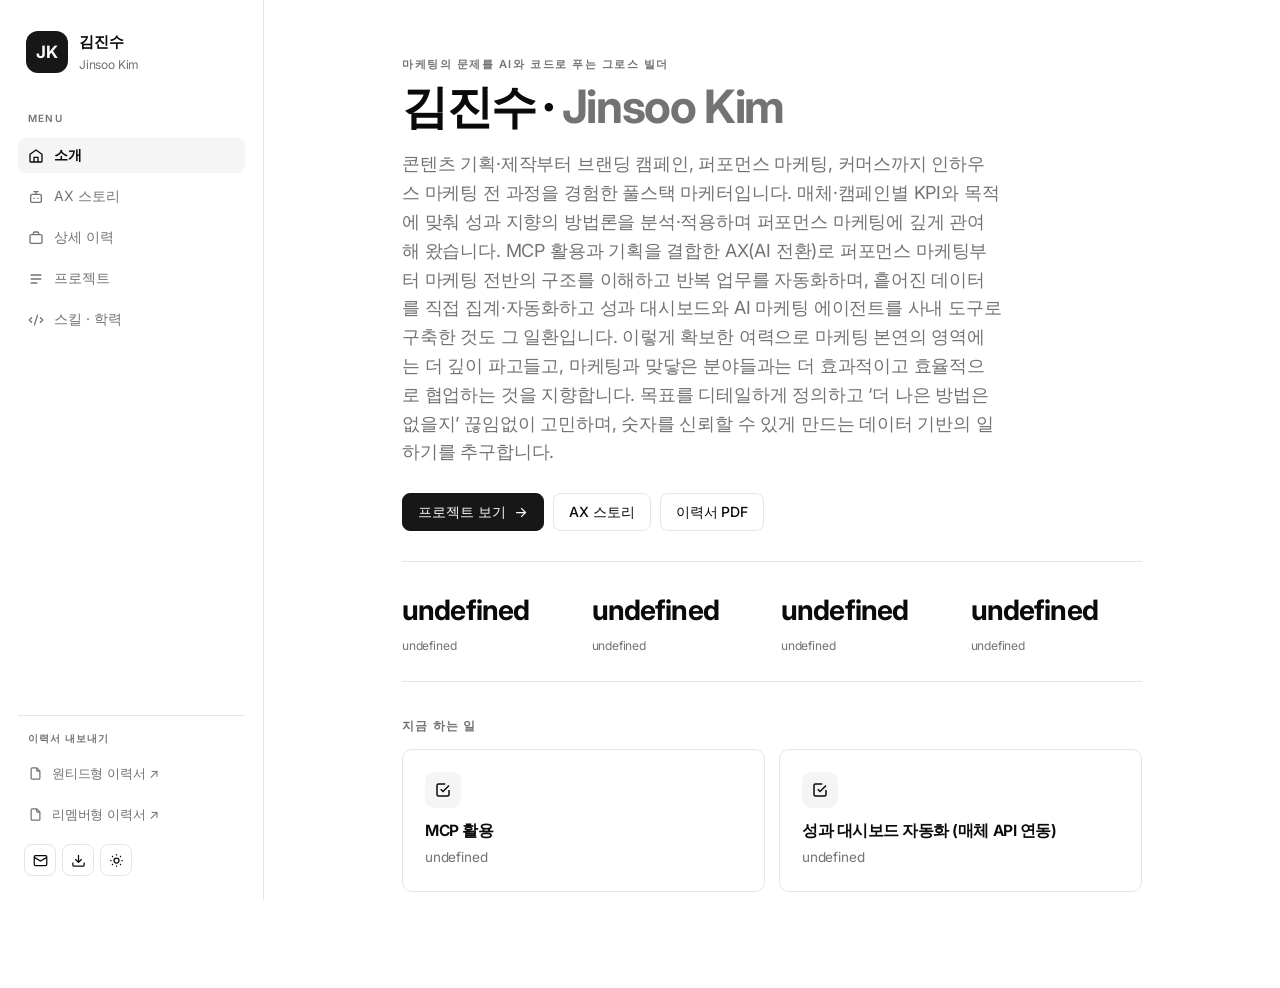
<file: index.html>
<!doctype html>
<html lang="ko" data-theme="light">
<head>
<meta charset="utf-8" />
<meta name="viewport" content="width=device-width, initial-scale=1" />
<title>김진수 · Jinsoo Kim — 마케팅 × AI 프로덕트 빌더</title>
<meta name="description" content="퍼포먼스 마케터에서 AI 프로덕트 빌더로. 마케팅 도메인 지식과 AI 엔지니어링을 잇는 그로스 빌더 김진수의 이력서·포트폴리오." />
<link rel="preconnect" href="https://fonts.googleapis.com">
<link rel="preconnect" href="https://fonts.gstatic.com" crossorigin>
<link href="https://fonts.googleapis.com/css2?family=Inter:wght@400;500;600;700;800&display=swap" rel="stylesheet">
<style>
:root{
  --background: oklch(1 0 0); --foreground: oklch(0.145 0 0);
  --card: oklch(1 0 0); --card-foreground: oklch(0.145 0 0);
  --muted: oklch(0.97 0 0); --muted-foreground: oklch(0.556 0 0);
  --primary: oklch(0.205 0 0); --primary-foreground: oklch(0.985 0 0);
  --accent: oklch(0.97 0 0); --border: oklch(0.922 0 0); --ring: oklch(0.708 0 0);
  --radius: 0.625rem;
  --sidebar: 264px;
  --font: "Inter", ui-sans-serif, system-ui, "Apple SD Gothic Neo", "Malgun Gothic", sans-serif;
}
:root[data-theme="dark"]{
  --background: oklch(0.145 0 0); --foreground: oklch(0.985 0 0);
  --card: oklch(0.205 0 0); --card-foreground: oklch(0.985 0 0);
  --muted: oklch(0.269 0 0); --muted-foreground: oklch(0.708 0 0);
  --primary: oklch(0.922 0 0); --primary-foreground: oklch(0.205 0 0);
  --accent: oklch(0.269 0 0); --border: oklch(1 0 0 / 12%); --ring: oklch(0.556 0 0);
}
*{box-sizing:border-box}
html{scroll-behavior:smooth}
body{margin:0;background:var(--background);color:var(--foreground);font-family:var(--font);
  line-height:1.6;-webkit-font-smoothing:antialiased;letter-spacing:-0.011em}
a{color:inherit;text-decoration:none}
h1,h2,h3{letter-spacing:-0.03em;line-height:1.15;margin:0}
.mono{font-variant-numeric:tabular-nums}
.muted{color:var(--muted-foreground)}
.eyebrow{font-size:11px;font-weight:600;letter-spacing:.14em;text-transform:uppercase;color:var(--muted-foreground)}

/* ===== layout ===== */
.app{display:grid;grid-template-columns:var(--sidebar) 1fr;min-height:100vh}
aside{position:sticky;top:0;height:100vh;border-right:1px solid var(--border);background:var(--card);
  display:flex;flex-direction:column;padding:24px 18px;gap:6px;overflow-y:auto}
main{min-width:0}
.mwrap{max-width:820px;margin:0 auto;padding:56px 40px 96px}

/* ===== sidebar ===== */
.me{display:flex;align-items:center;gap:11px;padding:6px 8px 16px}
.avatar{width:42px;height:42px;border-radius:12px;background:var(--primary);color:var(--primary-foreground);
  display:grid;place-items:center;font-weight:700;font-size:17px;flex-shrink:0}
.me .nm{font-weight:700;font-size:15px}
.me .rl{font-size:12px;color:var(--muted-foreground);margin-top:1px}
.navlabel{font-size:10px;font-weight:600;letter-spacing:.12em;text-transform:uppercase;color:var(--muted-foreground);padding:14px 10px 6px}
.nav-i{display:flex;align-items:center;gap:10px;padding:8px 10px;border-radius:8px;font-size:14px;color:var(--muted-foreground);
  cursor:pointer;border:none;background:none;width:100%;text-align:left;font-family:inherit;transition:background .12s,color .12s}
.nav-i:hover{background:var(--muted);color:var(--foreground)}
.nav-i.active{background:var(--muted);color:var(--foreground);font-weight:600}
.nav-i svg{width:16px;height:16px;stroke:currentColor;flex-shrink:0}
.spacer{flex:1}
.side-foot{border-top:1px solid var(--border);padding-top:12px;display:flex;flex-direction:column;gap:6px}
.exp-title{font-size:10px;font-weight:600;letter-spacing:.1em;text-transform:uppercase;color:var(--muted-foreground);padding:2px 10px 4px}
.exp-i{display:flex;align-items:center;gap:9px;padding:7px 10px;border-radius:8px;font-size:13px;color:var(--muted-foreground);transition:.12s}
.exp-i:hover{background:var(--muted);color:var(--foreground)}
.exp-i svg{width:15px;height:15px;stroke:currentColor}
.foot-row{display:flex;gap:6px;align-items:center;padding:6px 6px 0}
.iconbtn{width:32px;height:32px;border:1px solid var(--border);border-radius:8px;background:var(--card);cursor:pointer;
  color:var(--foreground);display:grid;place-items:center}
.iconbtn svg{width:15px;height:15px;stroke:currentColor}

/* ===== mobile top bar ===== */
.topbar{display:none}
@media(max-width:860px){
  .app{grid-template-columns:1fr}
  aside{display:none}
  .topbar{display:block;position:sticky;top:0;z-index:30;background:color-mix(in oklch,var(--card) 90%,transparent);
    backdrop-filter:blur(10px);border-bottom:1px solid var(--border)}
  .topbar .r1{display:flex;align-items:center;gap:10px;padding:12px 16px}
  .topbar .nm{font-weight:700;font-size:15px}
  .topbar .rl{font-size:12px;color:var(--muted-foreground)}
  .topbar nav{display:flex;gap:4px;overflow-x:auto;padding:0 12px 10px}
  .topbar nav button{white-space:nowrap;padding:7px 12px;border-radius:999px;border:1px solid var(--border);
    background:var(--card);font-size:13px;color:var(--muted-foreground);font-family:inherit;cursor:pointer}
  .topbar nav button.active{background:var(--primary);color:var(--primary-foreground);border-color:var(--primary)}
  .mwrap,.mwrap.mwrap{padding:32px 20px 80px}
  .mwrap{max-width:none}
}

/* ===== panels ===== */
.panel{display:none;animation:fade .25s ease}
.panel.show{display:block}
@keyframes fade{from{opacity:0;transform:translateY(6px)}to{opacity:1;transform:none}}
.phead{margin-bottom:28px}
.phead h2{font-size:clamp(24px,3.5vw,32px);font-weight:750;margin-top:8px}
.phead p{color:var(--muted-foreground);margin:8px 0 0;font-size:15px;max-width:560px}

/* overview hero */
.hero h1{font-size:clamp(30px,5vw,46px);font-weight:800;margin-top:6px}
.hero .lead{font-size:clamp(16px,2vw,18px);color:var(--muted-foreground);max-width:600px;margin:18px 0 26px}
.hero .lead b{color:var(--foreground);font-weight:600}
.stats{display:grid;grid-template-columns:repeat(4,1fr);gap:18px;margin:30px 0 8px;padding:26px 0;border-top:1px solid var(--border);border-bottom:1px solid var(--border)}
.stats .n{font-size:clamp(20px,3vw,28px);font-weight:700;letter-spacing:-.03em}
.stats .l{font-size:12px;color:var(--muted-foreground);margin-top:3px}
@media(max-width:600px){.stats{grid-template-columns:repeat(2,1fr);gap:22px}}
.cta{display:flex;gap:9px;flex-wrap:wrap;margin-top:26px}
.btn{display:inline-flex;align-items:center;gap:7px;height:38px;padding:0 15px;border-radius:8px;font-size:14px;
  font-weight:500;border:1px solid var(--border);background:var(--card);cursor:pointer;color:var(--foreground);transition:.15s;font-family:inherit}
.btn:hover{background:var(--muted)}
.btn.primary{background:var(--primary);color:var(--primary-foreground);border-color:var(--primary)}
.btn.primary:hover{opacity:.9}
.btn svg{width:15px;height:15px;stroke:currentColor}

/* cards grid */
.grid2{display:grid;grid-template-columns:1fr 1fr;gap:14px}
@media(max-width:640px){.grid2{grid-template-columns:1fr}}
.card{border:1px solid var(--border);border-radius:var(--radius);background:var(--card);padding:22px;transition:.18s}
.card:hover{border-color:var(--ring)}
.card .ic{width:36px;height:36px;border-radius:9px;background:var(--muted);display:grid;place-items:center;margin-bottom:14px}
.card .ic svg{width:18px;height:18px;stroke:var(--foreground)}
.card h3{font-size:15.5px;font-weight:650;margin-bottom:7px}
.card p{font-size:13.5px;color:var(--muted-foreground);margin:0}

/* timeline */
.tl .item{position:relative;padding:0 0 30px 26px;border-left:1px solid var(--border)}
.tl .item:last-child{padding-bottom:0}
.tl .item::before{content:"";position:absolute;left:-5px;top:5px;width:9px;height:9px;border-radius:50%;background:var(--background);border:2px solid var(--foreground)}
.tl .top{display:flex;flex-wrap:wrap;align-items:baseline;gap:10px}
.tl h3{font-size:17px;font-weight:650}
.tl .role{font-size:13px;color:var(--muted-foreground)}
.tl .date{margin-left:auto;font-size:12.5px;color:var(--muted-foreground)}
.tl .sm{font-size:13.5px;color:var(--muted-foreground);margin:8px 0 2px}
.tl ul{margin:8px 0 0;padding-left:18px}
.tl li{font-size:13.5px;color:var(--muted-foreground);margin-bottom:5px}
.chips{display:flex;flex-wrap:wrap;gap:6px;margin-top:12px}
.chip{font-size:11.5px;color:var(--muted-foreground);background:var(--muted);border-radius:6px;padding:3px 9px}

/* projects */
.proj{border:1px solid var(--border);border-radius:var(--radius);background:var(--card);padding:24px;margin-bottom:14px;transition:.18s}
.proj:hover{border-color:var(--ring)}
.proj .head{display:flex;flex-wrap:wrap;align-items:baseline;gap:10px}
.proj h3{font-size:19px;font-weight:700}
.proj .tag{font-size:11.5px;color:var(--muted-foreground);border:1px solid var(--border);border-radius:999px;padding:2px 9px}
.proj .meta{margin-left:auto;font-size:12.5px;color:var(--muted-foreground)}
.proj .rl{font-size:13px;color:var(--muted-foreground);margin-top:4px}
.proj .desc{font-size:14px;color:var(--muted-foreground);margin:12px 0 14px}
.kpis{display:flex;flex-wrap:wrap;gap:24px;padding:14px 0;border-top:1px solid var(--border);border-bottom:1px solid var(--border);margin-bottom:14px}
.kpis .n{font-size:20px;font-weight:700}
.kpis .l{font-size:11.5px;color:var(--muted-foreground)}

/* skills / edu */
.skgrid{display:grid;grid-template-columns:1fr 1fr;gap:14px}
@media(max-width:640px){.skgrid{grid-template-columns:1fr}}
.skblock h3{font-size:13.5px;font-weight:600;margin-bottom:11px}
.subhead{font-size:12px;font-weight:600;letter-spacing:.1em;text-transform:uppercase;color:var(--muted-foreground);margin:34px 0 14px}
.line{display:flex;justify-content:space-between;gap:12px;padding:11px 0;border-bottom:1px solid var(--border);font-size:14px}
.line .r{color:var(--muted-foreground);font-size:13px}
</style>
</head>
<body>
<div class="app">

  <!-- ===== SIDEBAR ===== -->
  <aside>
    <div class="me">
      <div class="avatar" id="sbInit">JK</div>
      <div><div class="nm" id="sbName">김진수</div><div class="rl" id="sbRole">Jinsoo Kim</div></div>
    </div>
    <div class="navlabel">Menu</div>
    <button class="nav-i active" data-tab="overview">
      <svg fill="none" stroke-width="2" viewBox="0 0 24 24"><path d="M3 9.5 12 3l9 6.5V20a1 1 0 0 1-1 1H4a1 1 0 0 1-1-1z"/><path d="M9 21v-7h6v7"/></svg> 소개</button>
    <button class="nav-i" data-tab="ax">
      <svg fill="none" stroke-width="2" viewBox="0 0 24 24"><rect x="4" y="8" width="16" height="12" rx="2"/><path d="M12 8V4M8 4h8M9 13v2m6-2v2"/></svg> AX 스토리</button>
    <button class="nav-i" data-tab="career">
      <svg fill="none" stroke-width="2" viewBox="0 0 24 24"><rect x="3" y="7" width="18" height="13" rx="2"/><path d="M8 7V5a2 2 0 0 1 2-2h4a2 2 0 0 1 2 2v2"/></svg> 상세 이력</button>
    <button class="nav-i" data-tab="projects">
      <svg fill="none" stroke-width="2" viewBox="0 0 24 24"><path d="M4 6h16M4 12h16M4 18h10"/></svg> 프로젝트</button>
    <button class="nav-i" data-tab="skills">
      <svg fill="none" stroke-width="2" viewBox="0 0 24 24"><path d="m18 16 4-4-4-4M6 8l-4 4 4 4m8.5-12-5 16"/></svg> 스킬 · 학력</button>

    <div class="spacer"></div>
    <div class="side-foot">
      <div class="exp-title">이력서 내보내기</div>
      <a class="exp-i" href="wanted.html" target="_blank" rel="noopener">
        <svg fill="none" stroke-width="2" viewBox="0 0 24 24"><path d="M14 3v4a1 1 0 0 0 1 1h4"/><path d="M17 21H7a2 2 0 0 1-2-2V5a2 2 0 0 1 2-2h7l5 5v11a2 2 0 0 1-2 2z"/></svg> 원티드형 이력서 ↗</a>
      <a class="exp-i" href="remember.html" target="_blank" rel="noopener">
        <svg fill="none" stroke-width="2" viewBox="0 0 24 24"><path d="M14 3v4a1 1 0 0 0 1 1h4"/><path d="M17 21H7a2 2 0 0 1-2-2V5a2 2 0 0 1 2-2h7l5 5v11a2 2 0 0 1-2 2z"/></svg> 리멤버형 이력서 ↗</a>
      <div class="foot-row">
        <a class="iconbtn" id="mailBtn" title="이메일"><svg fill="none" stroke-width="2" viewBox="0 0 24 24"><rect x="2" y="4" width="20" height="16" rx="2"/><path d="m22 7-10 6L2 7"/></svg></a>
        <a class="iconbtn" id="pdfBtn" title="이력서 PDF" download><svg fill="none" stroke-width="2" viewBox="0 0 24 24"><path d="M21 15v4a2 2 0 0 1-2 2H5a2 2 0 0 1-2-2v-4"/><path d="m7 10 5 5 5-5M12 15V3"/></svg></a>
        <button class="iconbtn" id="themeBtn" title="테마 전환"><svg fill="none" stroke-width="2" viewBox="0 0 24 24"><circle cx="12" cy="12" r="4"/><path d="M12 2v2m0 16v2M4.9 4.9l1.4 1.4m11.4 11.4 1.4 1.4M2 12h2m16 0h2M4.9 19.1l1.4-1.4m11.4-11.4 1.4-1.4"/></svg></button>
      </div>
    </div>
  </aside>

  <!-- ===== MAIN ===== -->
  <main>
    <div class="topbar">
      <div class="r1"><div class="avatar" style="width:34px;height:34px;border-radius:9px;font-size:14px" id="tbInit">JK</div>
        <div><div class="nm" id="tbName">김진수</div><div class="rl" id="tbRole">마케팅 × AI 프로덕트 빌더</div></div>
        <button class="iconbtn" id="themeBtn2" style="margin-left:auto" title="테마"><svg fill="none" stroke-width="2" viewBox="0 0 24 24" stroke="currentColor"><circle cx="12" cy="12" r="4"/><path d="M12 2v2m0 16v2M2 12h2m16 0h2"/></svg></button>
      </div>
      <nav id="mnav"></nav>
    </div>

    <div class="mwrap">
      <section class="panel show" id="p-overview"></section>
      <section class="panel" id="p-ax"></section>
      <section class="panel" id="p-career"></section>
      <section class="panel" id="p-projects"></section>
      <section class="panel" id="p-skills"></section>
    </div>
  </main>
</div>

<script src="resume.data.js"></script>
<script>
const R = window.RESUME, P = R.profile;
const esc = s => String(s).replace(/&/g,'&amp;').replace(/</g,'&lt;').replace(/>/g,'&gt;');
const initials = (P.nameEn||P.nameKo).split(' ').map(w=>w[0]).join('').slice(0,2).toUpperCase();

// header bits
document.getElementById('sbInit').textContent = initials;
document.getElementById('tbInit').textContent = initials;
document.getElementById('sbName').textContent = P.nameKo;
document.getElementById('tbName').textContent = P.nameKo;
document.getElementById('sbRole').textContent = P.nameEn;
document.getElementById('tbRole').textContent = P.title;
document.getElementById('mailBtn').href = 'mailto:'+P.email;
const pdf = (P.links.find(l=>/pdf/i.test(l.label))||{}).url || '#';
document.getElementById('pdfBtn').href = pdf;

/* ---------- OVERVIEW ---------- */
document.getElementById('p-overview').innerHTML = `
  <div class="hero">
    <div class="eyebrow">${esc(P.tagline)}</div>
    <h1>${esc(P.nameKo)} · <span class="muted" style="font-weight:700">${esc(P.nameEn)}</span></h1>
    <p class="lead">${esc(P.summary)}</p>
    <div class="cta">
      <button class="btn primary" data-goto="projects">프로젝트 보기
        <svg fill="none" stroke-width="2" viewBox="0 0 24 24"><path d="M5 12h14M13 5l7 7-7 7"/></svg></button>
      <button class="btn" data-goto="ax">AX 스토리</button>
      <a class="btn" href="${esc(pdf)}" download>이력서 PDF</a>
    </div>
    <div class="stats">
      ${R.highlights.map(h=>`<div><div class="n mono">${esc(h.n)}</div><div class="l">${esc(h.l)}</div></div>`).join('')}
    </div>
  </div>
  <div class="subhead">지금 하는 일</div>
  <div class="grid2">
    ${R.ax.slice(0,2).map(axCard).join('')}
  </div>`;

function axCard(a){return `<div class="card">
  <div class="ic"><svg fill="none" stroke-width="2" viewBox="0 0 24 24"><path d="m9 11 3 3 8-8"/><path d="M20 12v6a2 2 0 0 1-2 2H6a2 2 0 0 1-2-2V6a2 2 0 0 1 2-2h9"/></svg></div>
  <h3>${esc(a.title)}</h3><p>${esc(a.desc)}</p></div>`;}

/* ---------- AX ---------- */
document.getElementById('p-ax').innerHTML = `
  <div class="phead"><div class="eyebrow">AI Transformation</div>
    <h2>마케터에서 AI 프로덕트 빌더로</h2>
    <p>도구를 쓰는 사람에서, 팀의 문제를 AI로 자동화하는 사람으로. 제 차별점은 여기에 있습니다.</p></div>
  <div class="grid2">${R.ax.map(axCard).join('')}</div>`;

/* ---------- CAREER ---------- */
document.getElementById('p-career').innerHTML = `
  <div class="phead"><div class="eyebrow">Experience</div><h2>상세 이력</h2>
    <p>퍼포먼스 마케팅 실무 ${esc(P.totalYears)} → 마케팅 엔지니어링으로 확장.</p></div>
  <div class="tl">${R.experiences.map(e=>`
    <div class="item">
      <div class="top"><h3>${esc(e.company)}</h3><span class="role">${esc(e.role)}</span><span class="date mono">${esc(e.period)}</span></div>
      ${e.summary?`<div class="sm">${esc(e.summary)}</div>`:''}
      <ul>${e.bullets.map(b=>`<li>${esc(b)}</li>`).join('')}</ul>
      ${e.tags?`<div class="chips">${e.tags.map(t=>`<span class="chip">${esc(t)}</span>`).join('')}</div>`:''}
    </div>`).join('')}</div>`;

/* ---------- PROJECTS ---------- */
document.getElementById('p-projects').innerHTML = `
  <div class="phead"><div class="eyebrow">Portfolio</div><h2>프로젝트</h2>
    <p>수치는 각 저장소 코드·git 히스토리 실측 기준.</p></div>
  ${R.projects.map(p=>`
    <div class="proj">
      <div class="head"><h3>${esc(p.name)}</h3><span class="tag">${esc(p.kind)}</span><span class="meta mono">${esc(p.period)}</span></div>
      <div class="rl">${esc(p.role)}</div>
      <div class="desc">${esc(p.desc)}</div>
      ${p.kpis&&p.kpis.length?`<div class="kpis">${p.kpis.map(k=>`<div><div class="n mono">${esc(k.n)}</div><div class="l">${esc(k.l)}</div></div>`).join('')}</div>`:''}
      <div class="chips">${p.stack.map(s=>`<span class="chip">${esc(s)}</span>`).join('')}</div>
    </div>`).join('')}`;

/* ---------- SKILLS + EDU + AWARDS ---------- */
document.getElementById('p-skills').innerHTML = `
  <div class="phead"><div class="eyebrow">Stack</div><h2>스킬 · 학력</h2>
    <p>마케팅 도메인과 엔지니어링을 잇는 교차 스택.</p></div>
  <div class="skgrid">${R.skills.map(s=>`
    <div class="card skblock"><h3>${esc(s.group)}</h3>
      <div class="chips">${s.items.map(i=>`<span class="chip">${esc(i)}</span>`).join('')}</div></div>`).join('')}</div>
  <div class="subhead">학력</div>
  ${R.education.map(e=>`<div class="line"><span>${esc(e.school)} · ${esc(e.degree)}</span><span class="r mono">${esc(e.period)}</span></div>`).join('')}
  <div class="subhead">수상 · 기타</div>
  ${R.awards.map(a=>`<div class="line"><span>${esc(a.title)}<span class="r"> · ${esc(a.org)}</span></span><span class="r mono">${esc(a.date)}</span></div>`).join('')}`;

/* ---------- TABS ---------- */
const tabs = ['overview','ax','career','projects','skills'];
const labels = {overview:'소개',ax:'AX',career:'상세 이력',projects:'프로젝트',skills:'스킬·학력'};
function activate(tab){
  tabs.forEach(t=>{
    document.getElementById('p-'+t).classList.toggle('show', t===tab);
  });
  document.querySelectorAll('.nav-i').forEach(b=>b.classList.toggle('active', b.dataset.tab===tab));
  document.querySelectorAll('#mnav button').forEach(b=>b.classList.toggle('active', b.dataset.tab===tab));
  if(location.hash.slice(1)!==tab) history.replaceState(null,'','#'+tab);
  window.scrollTo({top:0,behavior:'instant'in window?'instant':'auto'});
}
document.querySelectorAll('.nav-i').forEach(b=>b.addEventListener('click',()=>activate(b.dataset.tab)));
document.addEventListener('click',e=>{const g=e.target.closest('[data-goto]');if(g)activate(g.dataset.goto);});

// mobile nav
document.getElementById('mnav').innerHTML = tabs.map(t=>`<button data-tab="${t}" class="${t==='overview'?'active':''}">${labels[t]}</button>`).join('');
document.querySelectorAll('#mnav button').forEach(b=>b.addEventListener('click',()=>activate(b.dataset.tab)));

// deep link
const h=location.hash.slice(1); if(tabs.includes(h)) activate(h);

/* ---------- THEME ---------- */
(function(){var root=document.documentElement;var saved=localStorage.getItem('theme');
if(saved)root.setAttribute('data-theme',saved);
else if(matchMedia('(prefers-color-scheme:dark)').matches)root.setAttribute('data-theme','dark');
function tg(){var n=root.getAttribute('data-theme')==='dark'?'light':'dark';root.setAttribute('data-theme',n);localStorage.setItem('theme',n);}
['themeBtn','themeBtn2'].forEach(id=>{var el=document.getElementById(id);if(el)el.addEventListener('click',tg);});})();
</script>
</body>
</html>
</file>
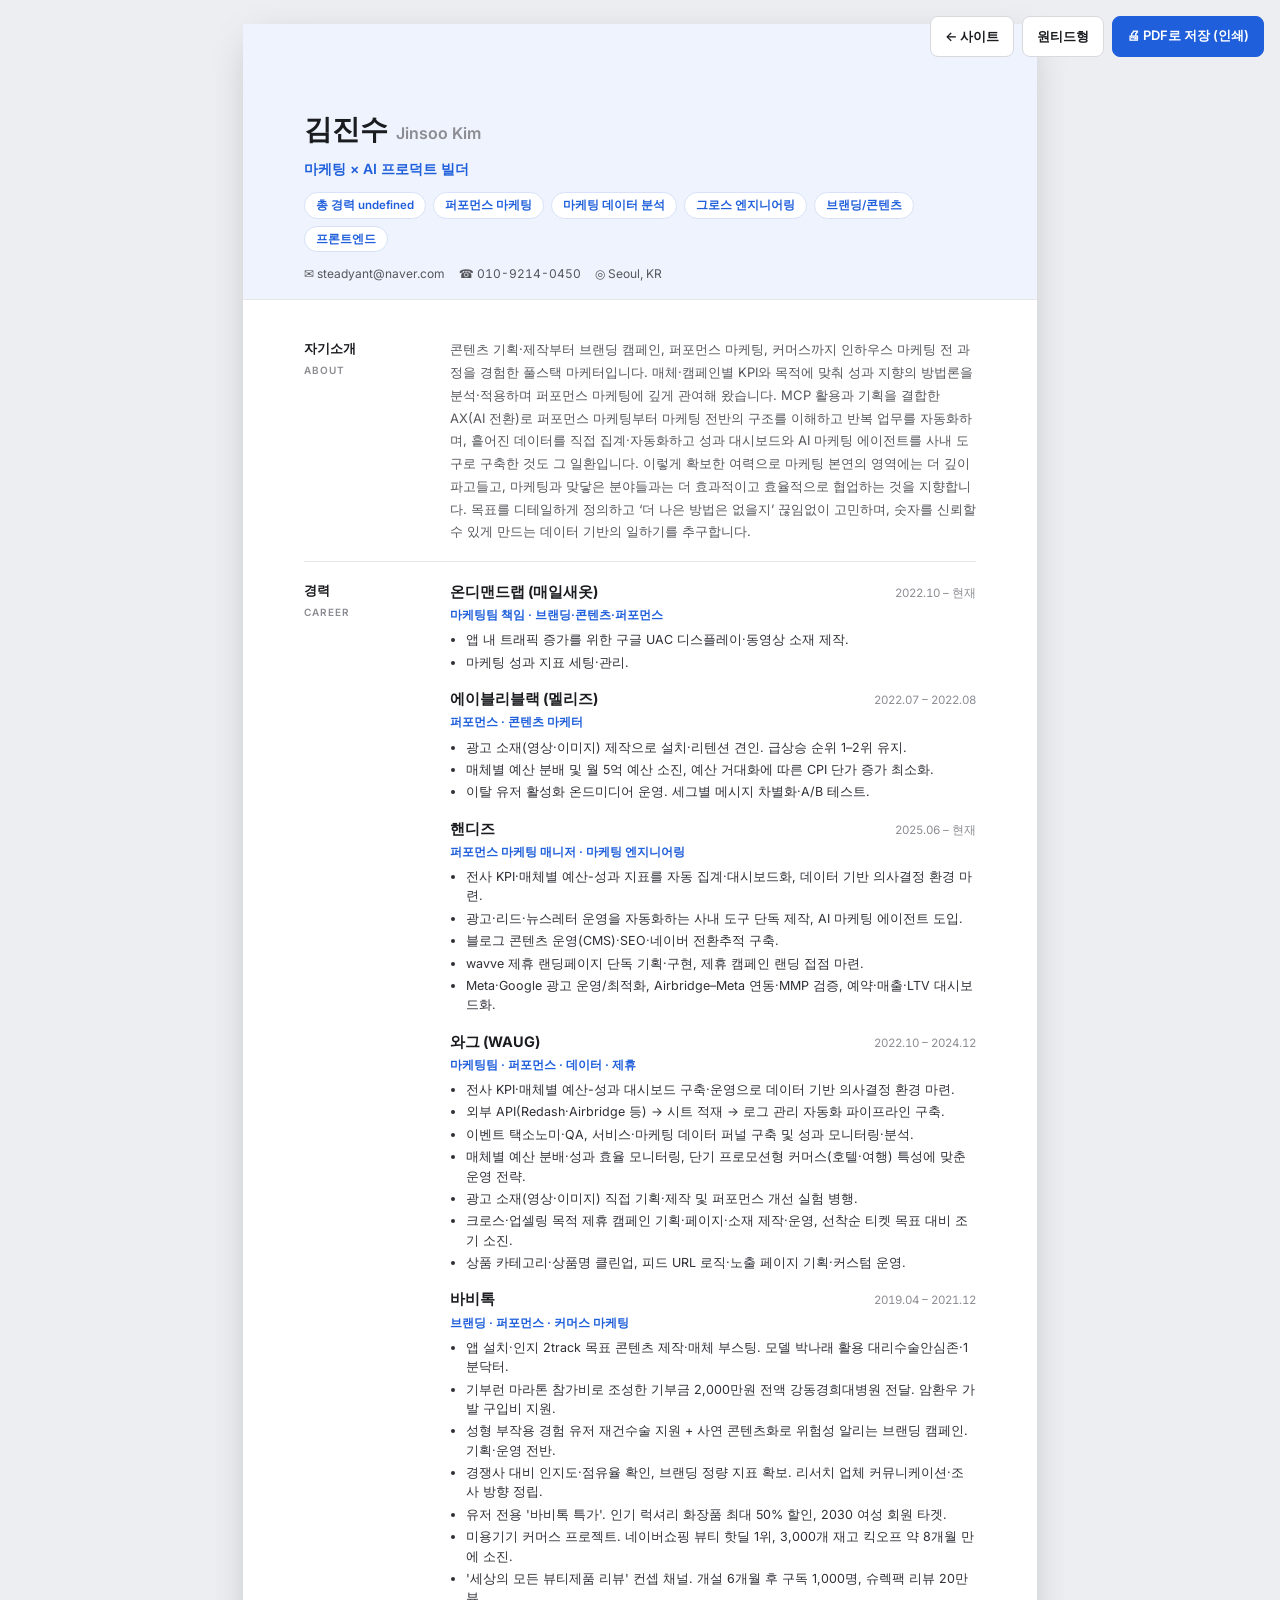
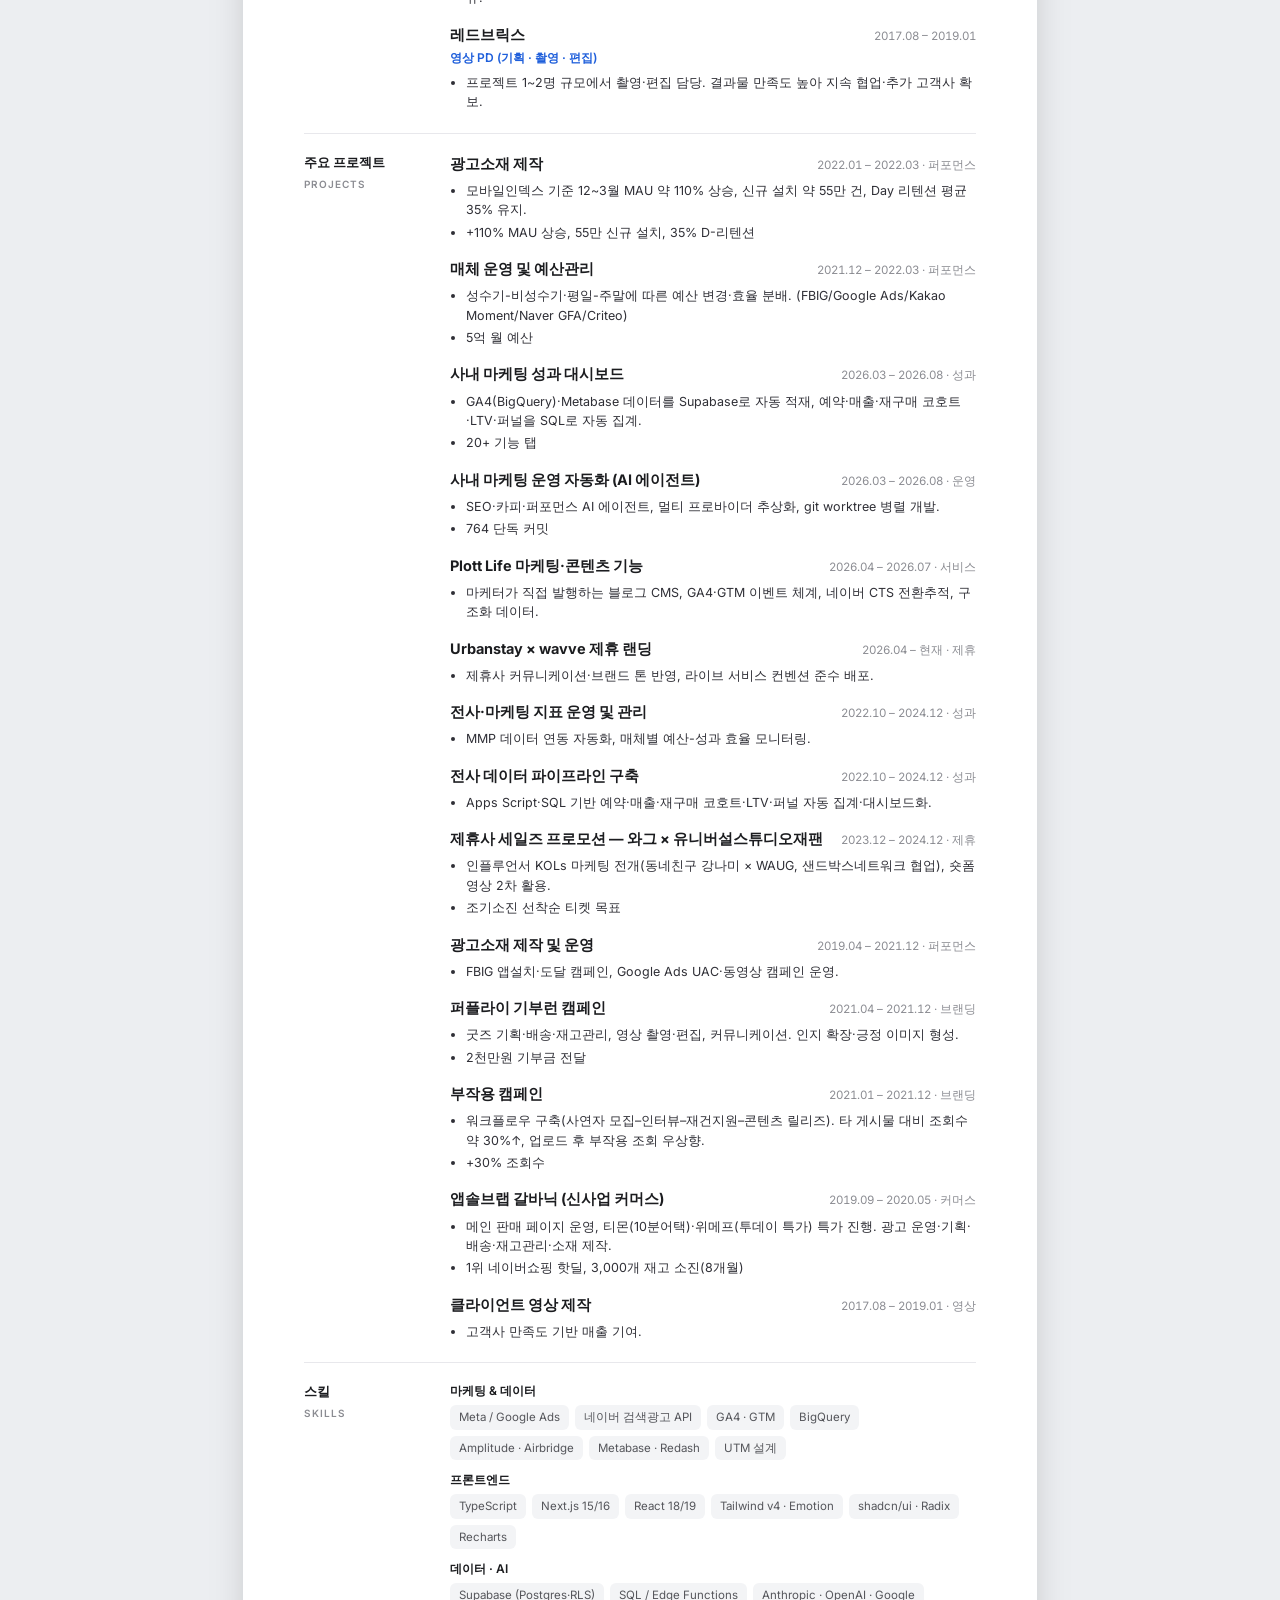
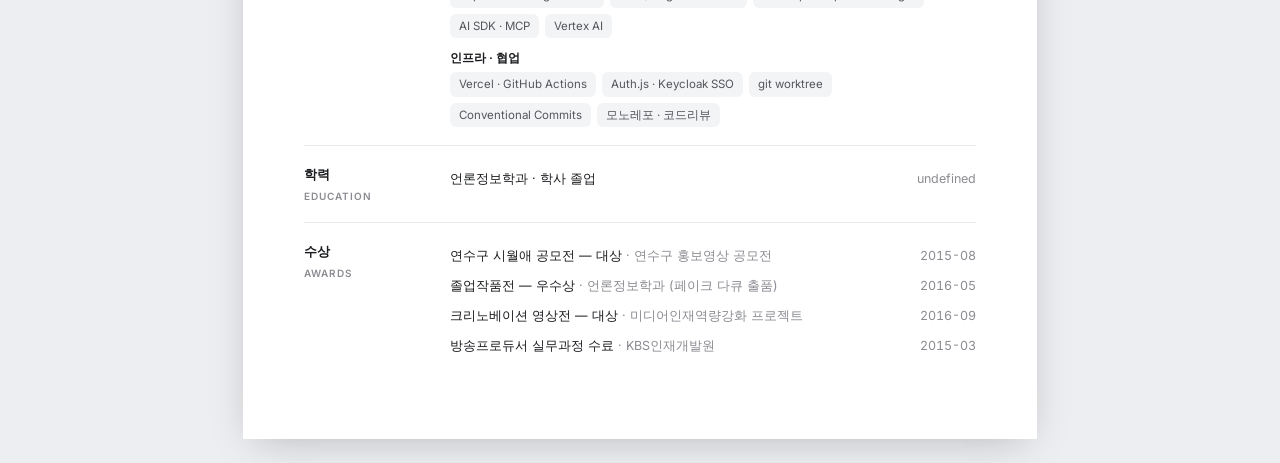
<file: remember.html>
<!doctype html>
<html lang="ko">
<head>
<meta charset="utf-8" />
<meta name="viewport" content="width=device-width, initial-scale=1" />
<title>김진수 — 리멤버형 이력서</title>
<link rel="preconnect" href="https://fonts.googleapis.com">
<link rel="preconnect" href="https://fonts.gstatic.com" crossorigin>
<link href="https://fonts.googleapis.com/css2?family=Inter:wght@400;500;600;700;800&display=swap" rel="stylesheet">
<style>
:root{--ink:#1b1c1f;--sub:#55565b;--faint:#8b8c92;--line:#e8e8ec;--brand:#1f5fdb;--soft:#eef3fd;
  --font:"Inter",ui-sans-serif,system-ui,"Apple SD Gothic Neo","Malgun Gothic",sans-serif}
*{box-sizing:border-box}
body{margin:0;background:#eceef1;color:var(--ink);font-family:var(--font);line-height:1.6;-webkit-font-smoothing:antialiased}
.page{width:210mm;min-height:297mm;margin:24px auto;background:#fff;padding:0 0 16mm;
  box-shadow:0 10px 40px -12px rgba(0,0,0,.25);overflow:hidden}
h1,h2,h3{margin:0;letter-spacing:-.02em;line-height:1.2}
.mono{font-variant-numeric:tabular-nums}

.bar{position:fixed;top:16px;right:16px;display:flex;gap:8px;z-index:10}
.bar button,.bar a{font-family:inherit;font-size:13px;font-weight:600;border:1px solid #d8d8dd;background:#fff;
  color:var(--ink);border-radius:8px;padding:9px 14px;cursor:pointer;text-decoration:none}
.bar .prim{background:var(--brand);color:#fff;border-color:var(--brand)}

/* header card */
.hero{background:var(--soft);padding:22mm 16mm 16px;border-bottom:1px solid var(--line)}
.hero .name{font-size:28px;font-weight:800}
.hero .name span{font-size:16px;color:var(--faint);font-weight:600;margin-left:8px}
.hero .role{font-size:14px;color:var(--brand);font-weight:600;margin-top:6px}
.hero .pills{display:flex;flex-wrap:wrap;gap:7px;margin-top:12px}
.hero .pill{font-size:11.5px;background:#fff;border:1px solid #d7e2f8;color:var(--brand);border-radius:999px;padding:3px 11px;font-weight:600}
.hero .contact{margin-top:12px;font-size:12px;color:var(--sub);display:flex;flex-wrap:wrap;gap:14px}
.hero .contact a{color:var(--sub);text-decoration:none}

.body{padding:20px 16mm 0}
/* two-column section: label | content */
.sec{display:grid;grid-template-columns:130px 1fr;gap:16px;padding:18px 0;border-bottom:1px solid var(--line)}
.sec:last-child{border-bottom:none}
.sec .lab{font-size:13px;font-weight:700;color:var(--ink)}
.sec .lab small{display:block;font-size:10px;font-weight:600;letter-spacing:.1em;text-transform:uppercase;color:var(--faint);margin-top:3px}
.about{font-size:13px;color:var(--sub);line-height:1.75}

.exp{margin-bottom:15px}
.exp:last-child{margin-bottom:0}
.exp .r1{display:flex;align-items:baseline;gap:8px}
.exp .co{font-size:14.5px;font-weight:700}
.exp .dt{margin-left:auto;font-size:11.5px;color:var(--faint)}
.exp .rl{font-size:12px;color:var(--brand);font-weight:600;margin-top:2px}
.exp ul{margin:6px 0 0;padding-left:16px}
.exp li{font-size:12.5px;color:#2f2f36;margin-bottom:3px;line-height:1.55}

.chips{display:flex;flex-wrap:wrap;gap:6px}
.chip{font-size:11.5px;background:#f3f4f6;border-radius:6px;padding:3px 9px;color:var(--sub)}
.li2{display:flex;justify-content:space-between;font-size:12.5px;padding:5px 0}
.li2 .r{color:var(--faint)}
.grp{font-size:12px;font-weight:600;margin:10px 0 5px}
.grp:first-child{margin-top:0}

@media print{
  @page{size:A4;margin:0}
  body{background:#fff}
  .bar{display:none}
  .page{width:auto;min-height:0;margin:0;padding:0 0 12mm;box-shadow:none}
  .hero{padding:16mm 16mm 14px;-webkit-print-color-adjust:exact;print-color-adjust:exact}
  .body{padding:16px 16mm 0}
  .sec{break-inside:avoid}
  .exp{break-inside:avoid}
}
</style>
</head>
<body>
<div class="bar">
  <a href="index.html">← 사이트</a>
  <a href="wanted.html">원티드형</a>
  <button class="prim" onclick="window.print()">🖨 PDF로 저장 (인쇄)</button>
</div>

<div class="page" id="page"></div>

<script src="resume.data.js"></script>
<script>
const R=window.RESUME,P=R.profile;
const esc=s=>String(s).replace(/&/g,'&amp;').replace(/</g,'&lt;').replace(/>/g,'&gt;');

// 대표 직무(최대 5개) — 스킬 그룹명 + 핵심을 직무 태그로
const roleTags=["퍼포먼스 마케팅","마케팅 데이터 분석","그로스 엔지니어링","브랜딩/콘텐츠","프론트엔드"];

const contact=[
  P.email?`<a href="mailto:${esc(P.email)}">✉ ${esc(P.email)}</a>`:'',
  P.phone?`<span class="mono">☎ ${esc(P.phone)}</span>`:'',
  P.location?`<span>◎ ${esc(P.location)}</span>`:'',
  ...P.links.filter(l=>!/pdf/i.test(l.label)).map(l=>`<a href="${esc(l.url)}">${esc(l.label)}</a>`)
].filter(Boolean).join('');

document.getElementById('page').innerHTML=`
  <div class="hero">
    <div class="name">${esc(P.nameKo)}<span>${esc(P.nameEn)}</span></div>
    <div class="role">${esc(P.title)}</div>
    <div class="pills">
      <span class="pill">총 경력 ${esc(P.totalYears)}</span>
      ${roleTags.slice(0,5).map(t=>`<span class="pill">${esc(t)}</span>`).join('')}
    </div>
    <div class="contact">${contact}</div>
  </div>

  <div class="body">
    <div class="sec">
      <div class="lab">자기소개<small>About</small></div>
      <div class="about">${esc(P.summary)}</div>
    </div>

    <div class="sec">
      <div class="lab">경력<small>Career</small></div>
      <div>${R.experiences.map(e=>`
        <div class="exp">
          <div class="r1"><span class="co">${esc(e.company)}</span><span class="dt mono">${esc(e.period)}</span></div>
          <div class="rl">${esc(e.role)}</div>
          <ul>${e.bullets.map(b=>`<li>${esc(b)}</li>`).join('')}</ul>
        </div>`).join('')}</div>
    </div>

    <div class="sec">
      <div class="lab">주요 프로젝트<small>Projects</small></div>
      <div>${R.projects.map(p=>`
        <div class="exp">
          <div class="r1"><span class="co">${esc(p.name)}</span><span class="dt mono">${esc(p.period)} · ${esc(p.kind)}</span></div>
          <div class="rl">${esc(p.role)}</div>
          <ul><li>${esc(p.desc)}</li>${p.kpis&&p.kpis.length?`<li>${p.kpis.map(k=>esc(k.n)+' '+esc(k.l)).join(', ')}</li>`:''}</ul>
        </div>`).join('')}</div>
    </div>

    <div class="sec">
      <div class="lab">스킬<small>Skills</small></div>
      <div>${R.skills.map(s=>`<div class="grp">${esc(s.group)}</div><div class="chips">${s.items.map(i=>`<span class="chip">${esc(i)}</span>`).join('')}</div>`).join('')}</div>
    </div>

    <div class="sec">
      <div class="lab">학력<small>Education</small></div>
      <div>${R.education.map(e=>`<div class="li2"><span>${esc(e.school)} · ${esc(e.degree)}</span><span class="r mono">${esc(e.period)}</span></div>`).join('')}</div>
    </div>

    <div class="sec">
      <div class="lab">수상<small>Awards</small></div>
      <div>${R.awards.map(a=>`<div class="li2"><span>${esc(a.title)} <span style="color:var(--faint)">· ${esc(a.org)}</span></span><span class="r mono">${esc(a.date)}</span></div>`).join('')}</div>
    </div>
  </div>
`;
</script>
</body>
</html>
</file>
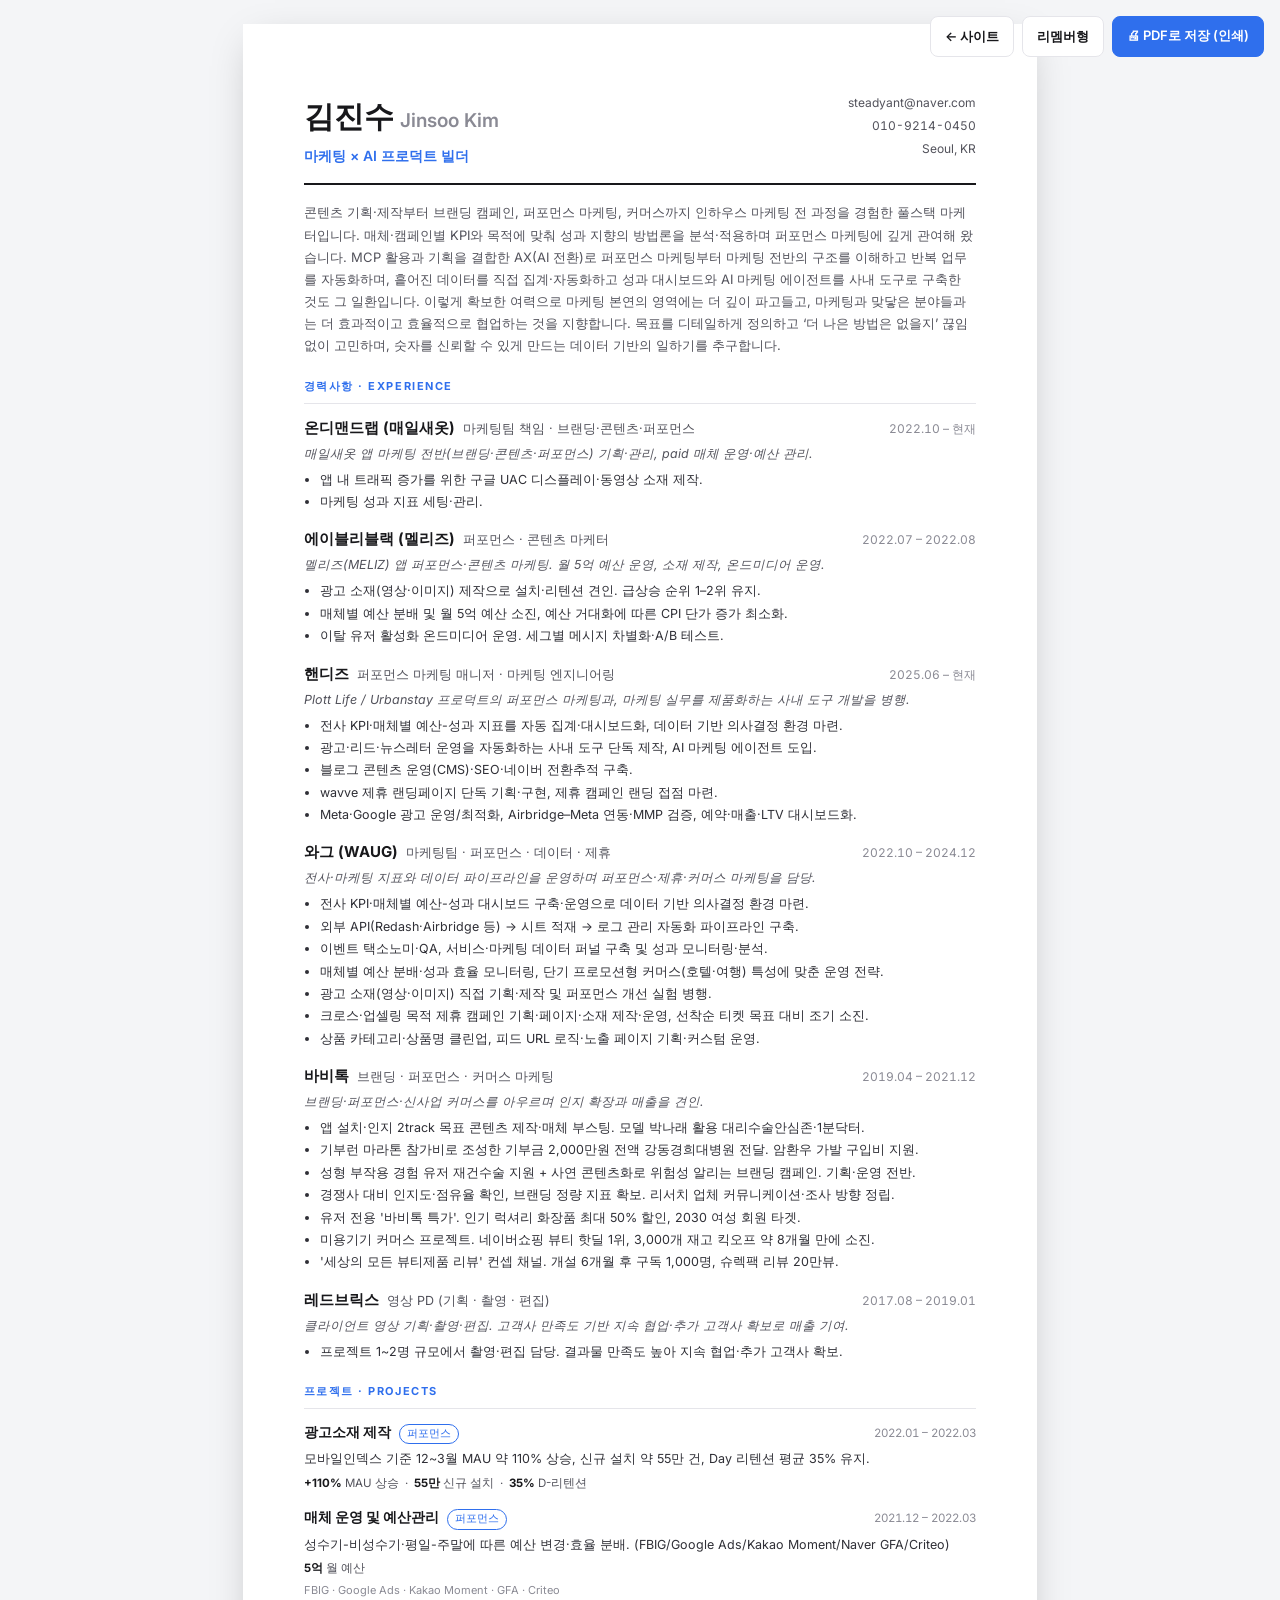
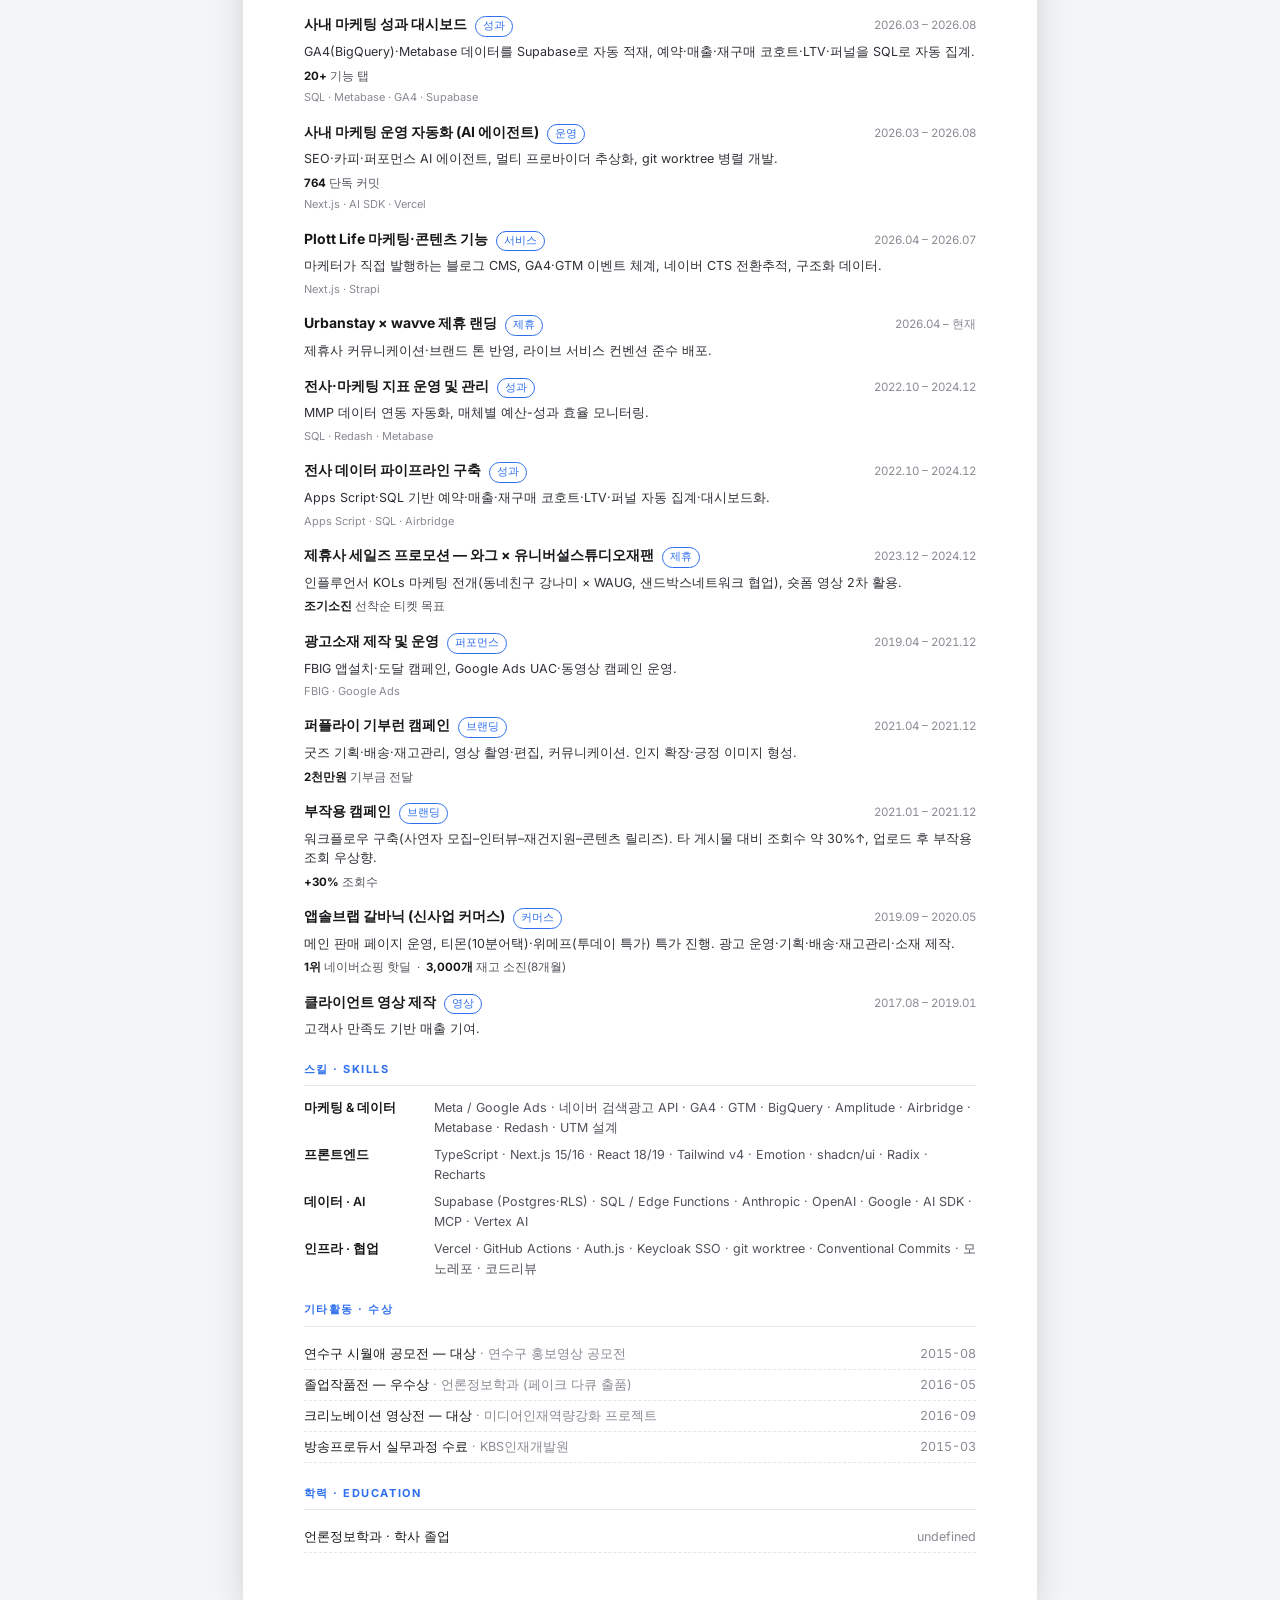
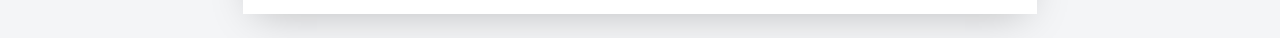
<file: wanted.html>
<!doctype html>
<html lang="ko">
<head>
<meta charset="utf-8" />
<meta name="viewport" content="width=device-width, initial-scale=1" />
<title>김진수 — 원티드형 이력서</title>
<link rel="preconnect" href="https://fonts.googleapis.com">
<link rel="preconnect" href="https://fonts.gstatic.com" crossorigin>
<link href="https://fonts.googleapis.com/css2?family=Inter:wght@400;500;600;700;800&display=swap" rel="stylesheet">
<style>
:root{--ink:#18181b;--sub:#52525b;--faint:#8a8a94;--line:#e5e5ea;--accent:#2f6fed;--bg:#f4f5f7;
  --font:"Inter",ui-sans-serif,system-ui,"Apple SD Gothic Neo","Malgun Gothic",sans-serif}
*{box-sizing:border-box}
body{margin:0;background:var(--bg);color:var(--ink);font-family:var(--font);line-height:1.6;-webkit-font-smoothing:antialiased}
.page{width:210mm;min-height:297mm;margin:24px auto;background:#fff;padding:18mm 16mm 16mm;
  box-shadow:0 10px 40px -12px rgba(0,0,0,.25)}
h1,h2,h3{margin:0;letter-spacing:-.02em;line-height:1.2}
.mono{font-variant-numeric:tabular-nums}

/* toolbar (screen only) */
.bar{position:fixed;top:16px;right:16px;display:flex;gap:8px;z-index:10}
.bar button,.bar a{font-family:inherit;font-size:13px;font-weight:600;border:1px solid var(--line);background:#fff;
  color:var(--ink);border-radius:8px;padding:9px 14px;cursor:pointer;text-decoration:none;display:inline-flex;align-items:center;gap:6px}
.bar .prim{background:var(--accent);color:#fff;border-color:var(--accent)}

/* header */
.head{display:flex;justify-content:space-between;align-items:flex-start;gap:20px;padding-bottom:16px;border-bottom:2px solid var(--ink)}
.head .name{font-size:30px;font-weight:800}
.head .name span{color:var(--faint);font-weight:600;font-size:19px;margin-left:6px}
.head .role{font-size:14px;color:var(--accent);font-weight:600;margin-top:5px}
.head .contact{font-size:12px;color:var(--sub);text-align:right;line-height:1.9}
.head .contact a{color:var(--sub);text-decoration:none}

/* intro */
.intro{font-size:13px;color:var(--sub);margin:16px 0 4px;line-height:1.7}

/* section */
section{margin-top:22px}
.slabel{font-size:11px;font-weight:700;letter-spacing:.14em;text-transform:uppercase;color:var(--accent);
  padding-bottom:7px;margin-bottom:12px;border-bottom:1px solid var(--line)}
.exp{margin-bottom:16px}
.exp:last-child{margin-bottom:0}
.exp .r1{display:flex;align-items:baseline;gap:8px}
.exp .co{font-size:15px;font-weight:700}
.exp .rl{font-size:12.5px;color:var(--sub)}
.exp .dt{margin-left:auto;font-size:12px;color:var(--faint)}
.exp .sm{font-size:12.5px;color:var(--sub);margin:4px 0 2px;font-style:italic}
.exp ul{margin:6px 0 0;padding-left:16px}
.exp li{font-size:12.5px;color:#2f2f36;margin-bottom:3px;line-height:1.55}
.tags{margin-top:7px;font-size:11px;color:var(--faint)}

/* projects */
.prj{margin-bottom:14px}
.prj .r1{display:flex;align-items:baseline;gap:8px}
.prj .nm{font-size:14px;font-weight:700}
.prj .kind{font-size:10.5px;color:var(--accent);border:1px solid var(--accent);border-radius:999px;padding:1px 7px}
.prj .dt{margin-left:auto;font-size:11.5px;color:var(--faint)}
.prj .rl{font-size:12px;color:var(--sub);margin-top:3px}
.prj .ds{font-size:12.5px;color:#2f2f36;margin:5px 0 5px;line-height:1.55}
.prj .kp{font-size:11.5px;color:var(--sub)}
.prj .kp b{color:var(--ink)}
.prj .st{font-size:11px;color:var(--faint);margin-top:4px}

/* skills */
.skrow{display:flex;gap:10px;font-size:12.5px;margin-bottom:7px}
.skrow .g{min-width:120px;font-weight:600;color:var(--ink)}
.skrow .v{color:var(--sub)}
/* misc lists */
.li2{display:flex;justify-content:space-between;font-size:12.5px;padding:5px 0;border-bottom:1px dashed var(--line)}
.li2 .r{color:var(--faint)}

@media print{
  @page{size:A4;margin:14mm 14mm}
  body{background:#fff}
  .bar{display:none}
  .page{width:auto;min-height:0;margin:0;padding:0;box-shadow:none}
  .exp,.prj{break-inside:avoid}
  section{break-inside:avoid-page}
}
</style>
</head>
<body>
<div class="bar">
  <a class="" href="index.html">← 사이트</a>
  <a class="" href="remember.html">리멤버형</a>
  <button class="prim" onclick="window.print()">🖨 PDF로 저장 (인쇄)</button>
</div>

<div class="page" id="page"></div>

<script src="resume.data.js"></script>
<script>
const R=window.RESUME,P=R.profile;
const esc=s=>String(s).replace(/&/g,'&amp;').replace(/</g,'&lt;').replace(/>/g,'&gt;');
const contactBits=[
  P.email?`<div><a href="mailto:${esc(P.email)}">${esc(P.email)}</a></div>`:'',
  P.phone?`<div class="mono">${esc(P.phone)}</div>`:'',
  P.location?`<div>${esc(P.location)}</div>`:'',
  ...P.links.filter(l=>!/pdf/i.test(l.label)).map(l=>`<div><a href="${esc(l.url)}">${esc(l.label)}</a></div>`)
].join('');

document.getElementById('page').innerHTML=`
  <div class="head">
    <div>
      <div class="name">${esc(P.nameKo)}<span>${esc(P.nameEn)}</span></div>
      <div class="role">${esc(P.title)}</div>
    </div>
    <div class="contact">${contactBits}</div>
  </div>

  <div class="intro">${esc(P.summary)}</div>

  <section>
    <div class="slabel">경력사항 · Experience</div>
    ${R.experiences.map(e=>`
      <div class="exp">
        <div class="r1"><span class="co">${esc(e.company)}</span><span class="rl">${esc(e.role)}</span><span class="dt mono">${esc(e.period)}</span></div>
        ${e.summary?`<div class="sm">${esc(e.summary)}</div>`:''}
        <ul>${e.bullets.map(b=>`<li>${esc(b)}</li>`).join('')}</ul>
        ${e.tags?`<div class="tags">${e.tags.join(' · ')}</div>`:''}
      </div>`).join('')}
  </section>

  <section>
    <div class="slabel">프로젝트 · Projects</div>
    ${R.projects.map(p=>`
      <div class="prj">
        <div class="r1"><span class="nm">${esc(p.name)}</span><span class="kind">${esc(p.kind)}</span><span class="dt mono">${esc(p.period)}</span></div>
        <div class="rl">${esc(p.role)}</div>
        <div class="ds">${esc(p.desc)}</div>
        ${p.kpis&&p.kpis.length?`<div class="kp">${p.kpis.map(k=>`<b>${esc(k.n)}</b> ${esc(k.l)}`).join('&nbsp;&nbsp;·&nbsp;&nbsp;')}</div>`:''}
        <div class="st">${p.stack.join(' · ')}</div>
      </div>`).join('')}
  </section>

  <section>
    <div class="slabel">스킬 · Skills</div>
    ${R.skills.map(s=>`<div class="skrow"><span class="g">${esc(s.group)}</span><span class="v">${s.items.join(' · ')}</span></div>`).join('')}
  </section>

  <section>
    <div class="slabel">기타활동 · 수상</div>
    ${R.awards.map(a=>`<div class="li2"><span>${esc(a.title)} <span style="color:var(--faint)">· ${esc(a.org)}</span></span><span class="r mono">${esc(a.date)}</span></div>`).join('')}
  </section>

  <section>
    <div class="slabel">학력 · Education</div>
    ${R.education.map(e=>`<div class="li2"><span>${esc(e.school)} · ${esc(e.degree)}</span><span class="r mono">${esc(e.period)}</span></div>`).join('')}
  </section>
`;
</script>
</body>
</html>
</file>
